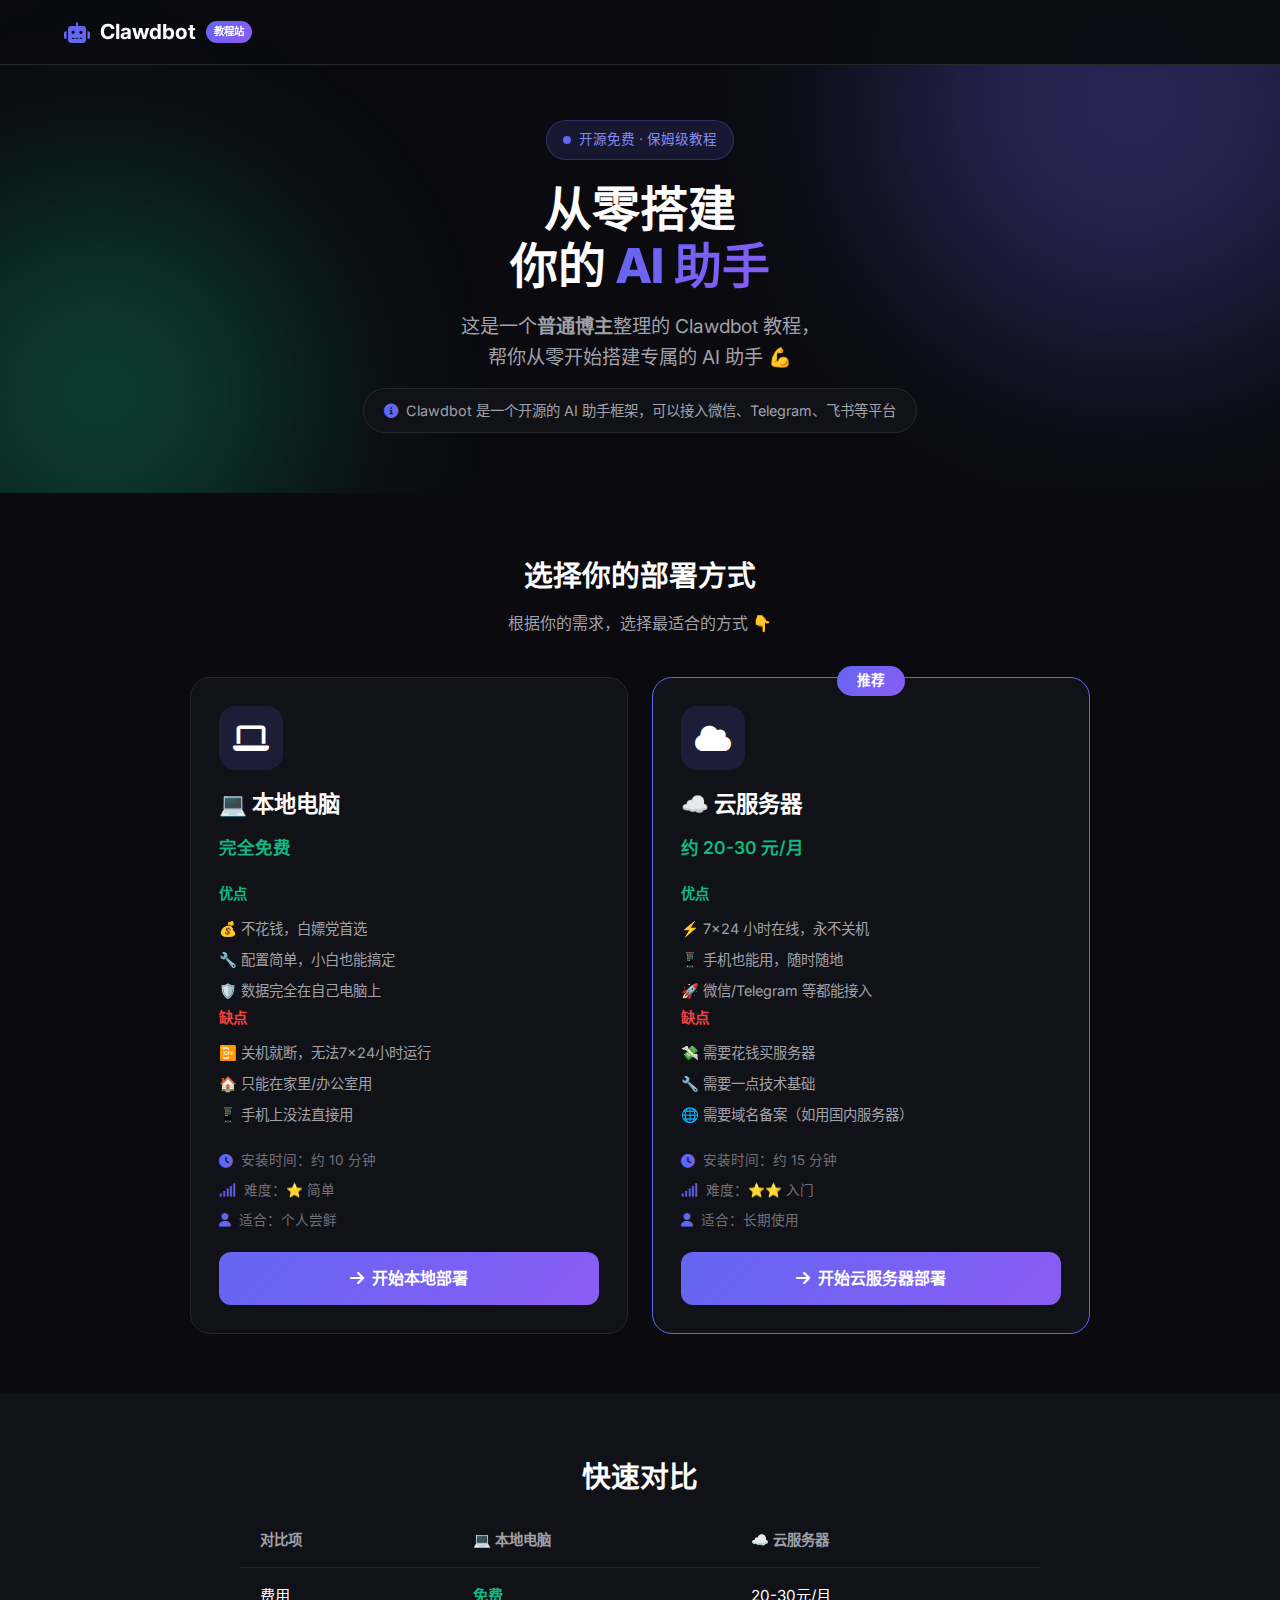
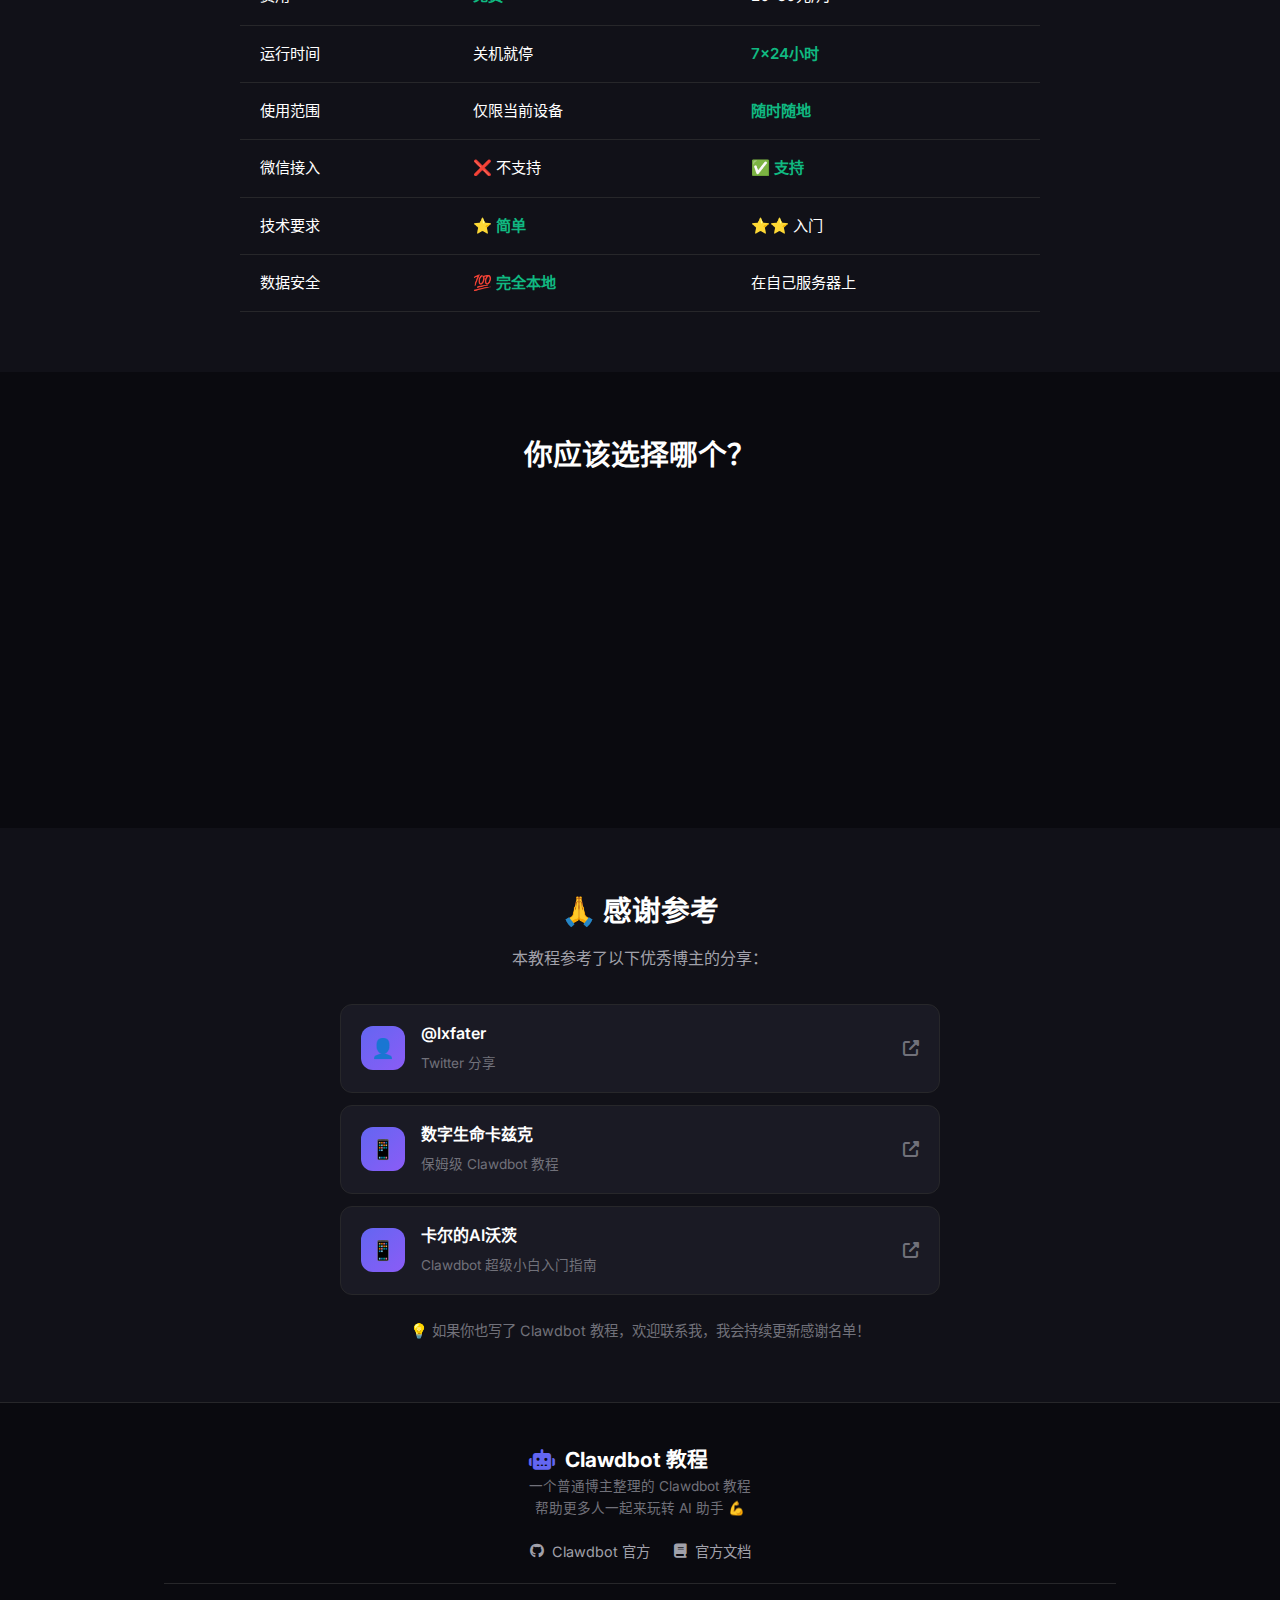
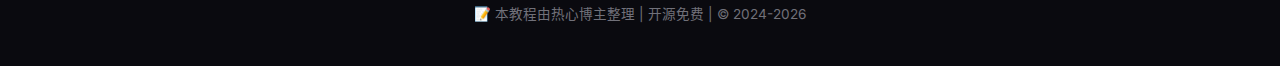
<file: index.html>
<!DOCTYPE html>
<html lang="zh-CN">
<head>
    <meta charset="UTF-8">
    <meta name="viewport" content="width=device-width, initial-scale=1.0">
    <title>Clawdbot 教程 - 从零搭建你的AI助手</title>
    <link rel="stylesheet" href="styles.css">
    <link href="https://fonts.googleapis.com/css2?family=Inter:wght@300;400;500;600;700;800&display=swap" rel="stylesheet">
    <link rel="stylesheet" href="https://cdnjs.cloudflare.com/ajax/libs/font-awesome/6.4.0/css/all.min.css">
</head>
<body>
    <!-- 导航栏 -->
    <nav class="navbar">
        <div class="nav-container">
            <a href="index.html" class="logo">
                <i class="fas fa-robot"></i>
                <span>Clawdbot</span>
                <span class="badge">教程站</span>
            </a>
        </div>
    </nav>

    <!-- Hero Section -->
    <section class="hero">
        <div class="hero-bg">
            <div class="gradient-orb orb-1"></div>
            <div class="gradient-orb orb-2"></div>
        </div>
        <div class="container">
            <div class="hero-content">
                <div class="hero-badge">
                    <span class="pulse"></span>
                    开源免费 · 保姆级教程
                </div>
                <h1>从零搭建<br>你的 <span class="gradient-text">AI 助手</span></h1>
                <p class="hero-subtitle">
                    这是一个<strong>普通博主</strong>整理的 Clawdbot 教程，<br>
                    帮你从零开始搭建专属的 AI 助手 💪
                </p>
                <p class="hero-note">
                    <i class="fas fa-info-circle"></i>
                    Clawdbot 是一个开源的 AI 助手框架，可以接入微信、Telegram、飞书等平台
                </p>
            </div>
        </div>
    </section>

    <!-- 选择部署方式 -->
    <section class="selection">
        <div class="container">
            <h2 class="section-title">选择你的部署方式</h2>
            <p class="section-subtitle">根据你的需求，选择最适合的方式 👇</p>

            <div class="options">
                <!-- 本地电脑 -->
                <div class="option-card">
                    <div class="option-icon">
                        <i class="fas fa-laptop"></i>
                    </div>
                    <h3>💻 本地电脑</h3>
                    <div class="price-tag">
                        <span class="price">完全免费</span>
                    </div>
                    
                    <div class="pros-cons">
                        <div class="pros">
                            <h4>优点</h4>
                            <ul>
                                <li>💰 不花钱，白嫖党首选</li>
                                <li>🔧 配置简单，小白也能搞定</li>
                                <li>🛡️ 数据完全在自己电脑上</li>
                            </ul>
                        </div>
                        <div class="cons">
                            <h4>缺点</h4>
                            <ul>
                                <li>📴 关机就断，无法7×24小时运行</li>
                                <li>🏠 只能在家里/办公室用</li>
                                <li>📱 手机上没法直接用</li>
                            </ul>
                        </div>
                    </div>

                    <div class="meta-info">
                        <div class="meta-item">
                            <i class="fas fa-clock"></i>
                            <span>安装时间：约 10 分钟</span>
                        </div>
                        <div class="meta-item">
                            <i class="fas fa-signal"></i>
                            <span>难度：⭐ 简单</span>
                        </div>
                        <div class="meta-item">
                            <i class="fas fa-user"></i>
                            <span>适合：个人尝鲜</span>
                        </div>
                    </div>

                    <a href="pages/local.html" class="btn btn-primary btn-block">
                        <i class="fas fa-arrow-right"></i>
                        开始本地部署
                    </a>
                </div>

                <!-- 云服务器 -->
                <div class="option-card featured">
                    <div class="featured-badge">推荐</div>
                    <div class="option-icon">
                        <i class="fas fa-cloud"></i>
                    </div>
                    <h3>☁️ 云服务器</h3>
                    <div class="price-tag">
                        <span class="price">约 20-30 元/月</span>
                    </div>
                    
                    <div class="pros-cons">
                        <div class="pros">
                            <h4>优点</h4>
                            <ul>
                                <li>⚡ 7×24 小时在线，永不关机</li>
                                <li>📱 手机也能用，随时随地</li>
                                <li>🚀 微信/Telegram 等都能接入</li>
                            </ul>
                        </div>
                        <div class="cons">
                            <h4>缺点</h4>
                            <ul>
                                <li>💸 需要花钱买服务器</li>
                                <li>🔧 需要一点技术基础</li>
                                <li>🌐 需要域名备案（如用国内服务器）</li>
                            </ul>
                        </div>
                    </div>

                    <div class="meta-info">
                        <div class="meta-item">
                            <i class="fas fa-clock"></i>
                            <span>安装时间：约 15 分钟</span>
                        </div>
                        <div class="meta-item">
                            <i class="fas fa-signal"></i>
                            <span>难度：⭐⭐ 入门</span>
                        </div>
                        <div class="meta-item">
                            <i class="fas fa-user"></i>
                            <span>适合：长期使用</span>
                        </div>
                    </div>

                    <a href="pages/cloud.html" class="btn btn-primary btn-block">
                        <i class="fas fa-arrow-right"></i>
                        开始云服务器部署
                    </a>
                </div>
            </div>
        </div>
    </section>

    <!-- 快速对比 -->
    <section class="comparison">
        <div class="container">
            <h2 class="section-title">快速对比</h2>
            
            <table class="compare-table">
                <thead>
                    <tr>
                        <th>对比项</th>
                        <th>💻 本地电脑</th>
                        <th>☁️ 云服务器</th>
                    </tr>
                </thead>
                <tbody>
                    <tr>
                        <td>费用</td>
                        <td class="highlight">免费</td>
                        <td>20-30元/月</td>
                    </tr>
                    <tr>
                        <td>运行时间</td>
                        <td>关机就停</td>
                        <td class="highlight">7×24小时</td>
                    </tr>
                    <tr>
                        <td>使用范围</td>
                        <td>仅限当前设备</td>
                        <td class="highlight">随时随地</td>
                    </tr>
                    <tr>
                        <td>微信接入</td>
                        <td>❌ 不支持</td>
                        <td class="highlight">✅ 支持</td>
                    </tr>
                    <tr>
                        <td>技术要求</td>
                        <td class="highlight">⭐ 简单</td>
                        <td>⭐⭐ 入门</td>
                    </tr>
                    <tr>
                        <td>数据安全</td>
                        <td class="highlight">💯 完全本地</td>
                        <td>在自己服务器上</td>
                    </tr>
                </tbody>
            </table>
        </div>
    </section>

    <!-- 推荐人群 -->
    <section class="recommendation">
        <div class="container">
            <h2 class="section-title">你应该选择哪个？</h2>
            
            <div class="rec-cards">
                <div class="rec-card">
                    <div class="rec-icon">🎯</div>
                    <h4>选本地电脑，如果：</h4>
                    <ul>
                        <li>只是想尝鲜体验一下</li>
                        <li>预算为 0</li>
                        <li>不需要 7×24 小时运行</li>
                        <li>技术基础较弱</li>
                    </ul>
                </div>
                
                <div class="rec-card recommended">
                    <div class="rec-icon">🚀</div>
                    <h4>选云服务器，如果：</h4>
                    <ul>
                        <li>想要长期稳定使用</li>
                        <li>需要用微信/Telegram 接入</li>
                        <li>想要随时随地访问</li>
                        <li>愿意花一点钱（约 20-30元/月）</li>
                    </ul>
                </div>
            </div>
        </div>
    </section>

    <!-- 致谢 -->
    <section class="credits">
        <div class="container">
            <h2 class="section-title">🙏 感谢参考</h2>
            <p class="credits-desc">本教程参考了以下优秀博主的分享：</p>
            
            <div class="credits-list">
                <a href="https://x.com/lxfater/status/2015949596544110974" target="_blank" class="credit-item">
                    <div class="credit-avatar">👤</div>
                    <div class="credit-info">
                        <span class="credit-name">@lxfater</span>
                        <span class="credit-desc">Twitter 分享</span>
                    </div>
                    <i class="fas fa-external-link-alt"></i>
                </a>

                <a href="https://mp.weixin.qq.com/s/gRCZdwyK3xoD3VLrvxdDjQ" target="_blank" class="credit-item">
                    <div class="credit-avatar">📱</div>
                    <div class="credit-info">
                        <span class="credit-name">数字生命卡兹克</span>
                        <span class="credit-desc">保姆级 Clawdbot 教程</span>
                    </div>
                    <i class="fas fa-external-link-alt"></i>
                </a>

                <a href="https://mp.weixin.qq.com/s/4-xit1hBs42CQEzJZmxsVw" target="_blank" class="credit-item">
                    <div class="credit-avatar">📱</div>
                    <div class="credit-info">
                        <span class="credit-name">卡尔的AI沃茨</span>
                        <span class="credit-desc">Clawdbot 超级小白入门指南</span>
                    </div>
                    <i class="fas fa-external-link-alt"></i>
                </a>
            </div>

            <p class="credits-note">
                💡 如果你也写了 Clawdbot 教程，欢迎联系我，我会持续更新感谢名单！
            </p>
        </div>
    </section>

    <!-- Footer -->
    <footer class="footer">
        <div class="container">
            <div class="footer-content">
                <div class="footer-brand">
                    <div class="logo">
                        <i class="fas fa-robot"></i>
                        <span>Clawdbot 教程</span>
                    </div>
                    <p>一个普通博主整理的 Clawdbot 教程<br>帮助更多人一起来玩转 AI 助手 💪</p>
                </div>
                <div class="footer-links">
                    <a href="https://github.com/clawdbot/clawdbot" target="_blank">
                        <i class="fab fa-github"></i> Clawdbot 官方
                    </a>
                    <a href="https://docs.clawd.bot" target="_blank">
                        <i class="fas fa-book"></i> 官方文档
                    </a>
                </div>
            </div>
            <div class="footer-bottom">
                <p>📝 本教程由热心博主整理 | 开源免费 | © 2024-2026</p>
            </div>
        </div>
    </footer>

    <script src="script.js"></script>
</body>
</html>
</file>
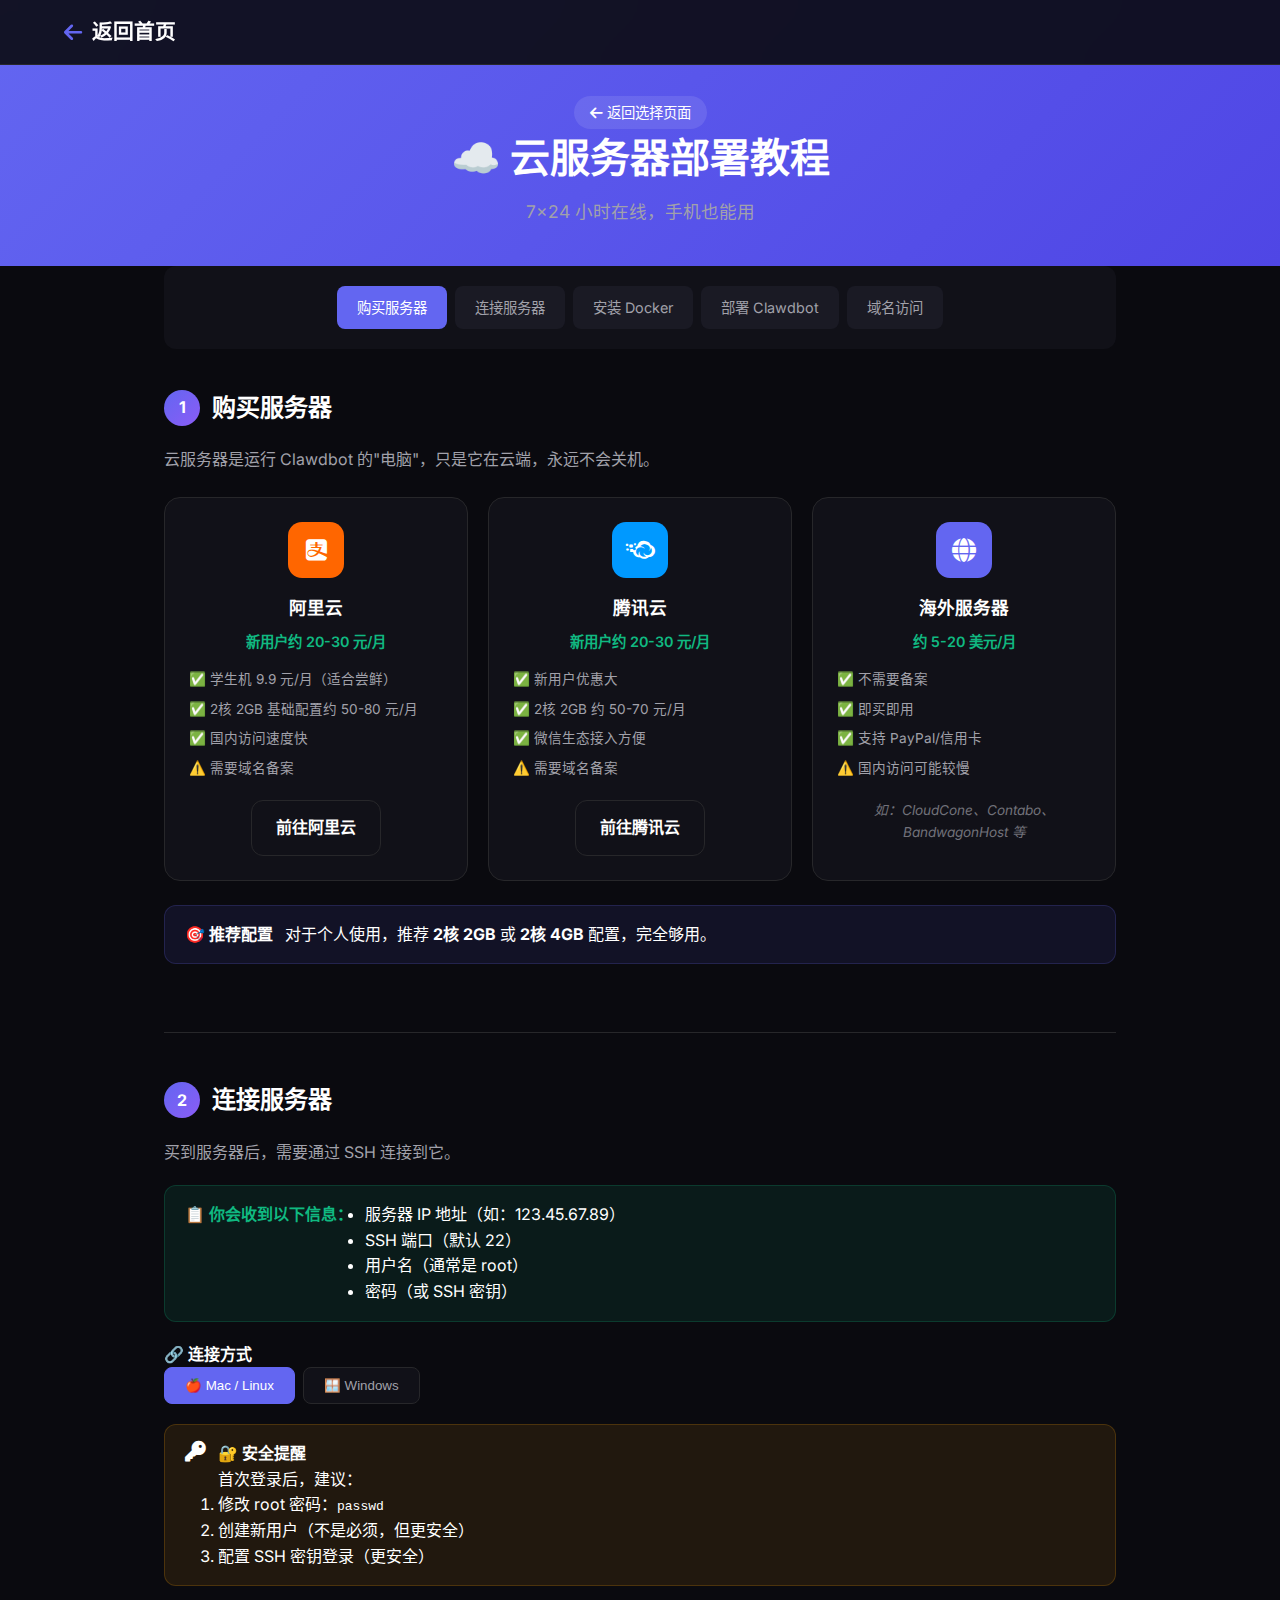
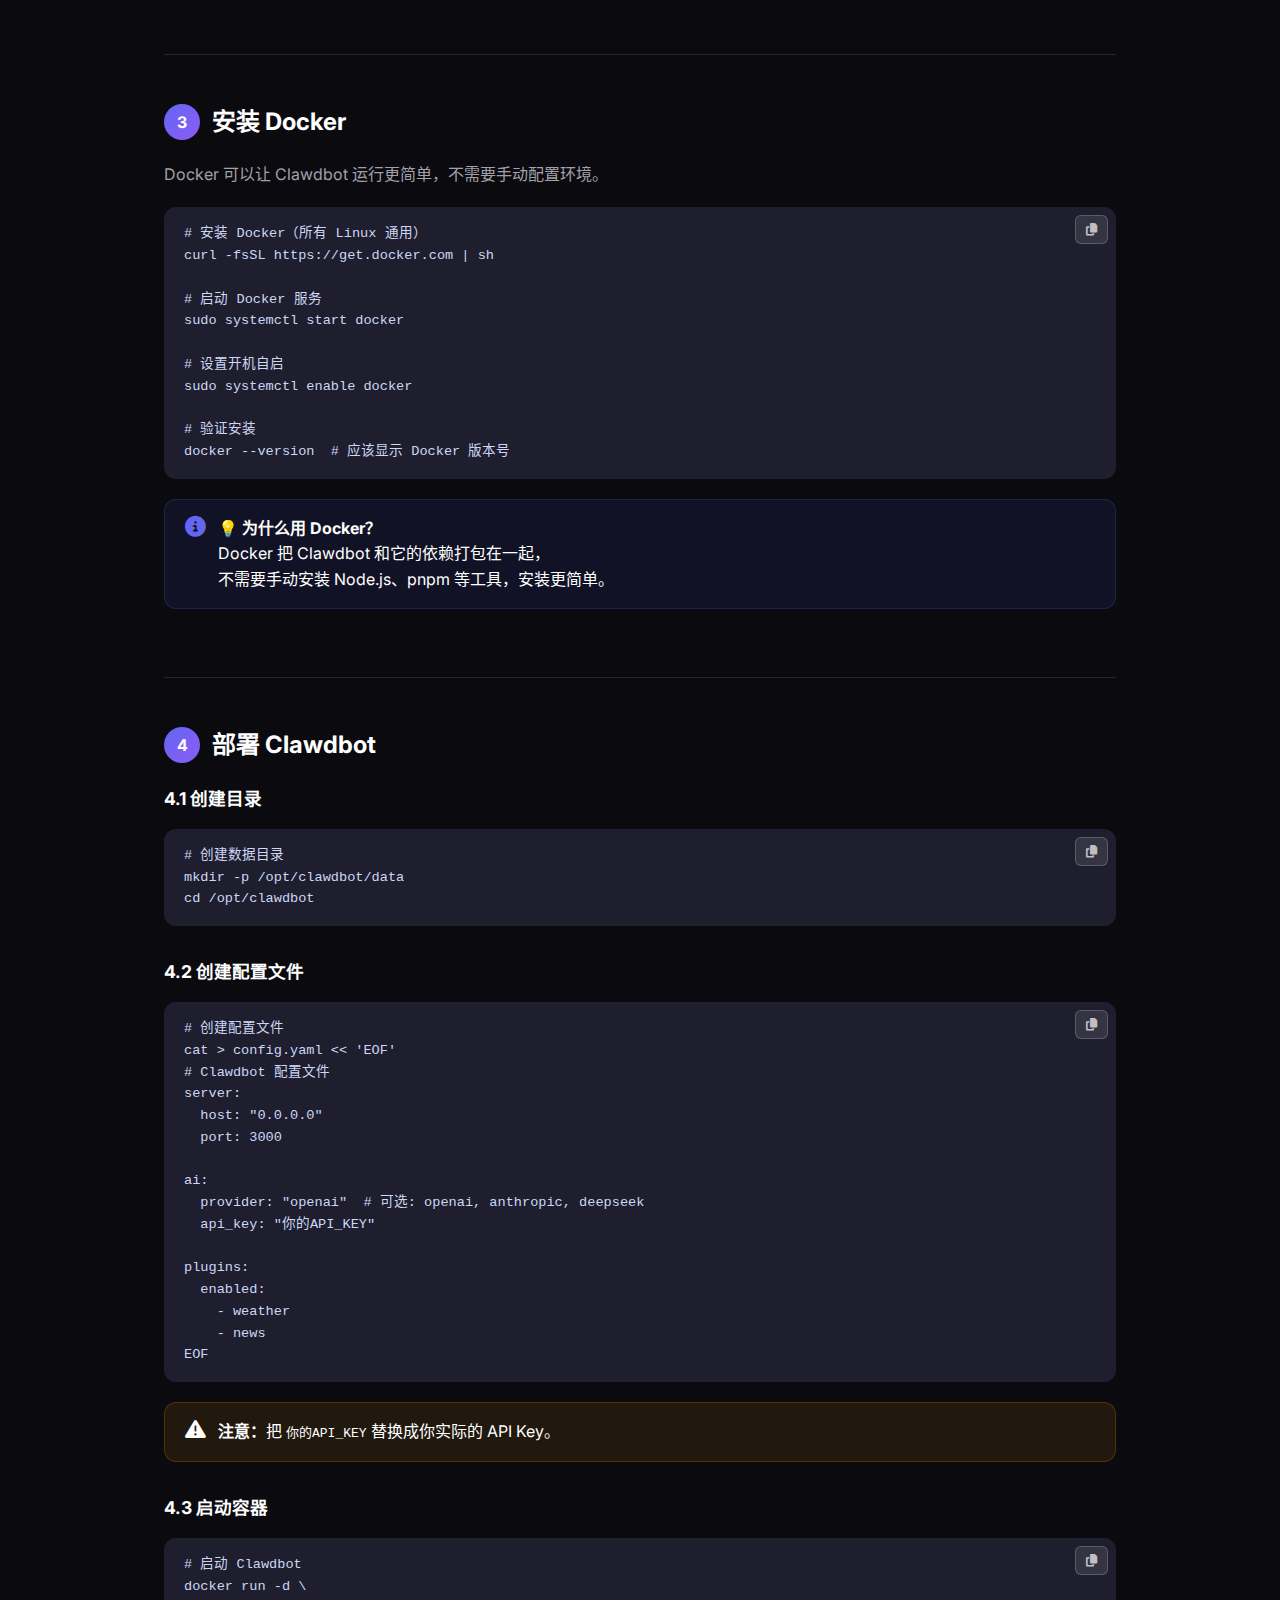
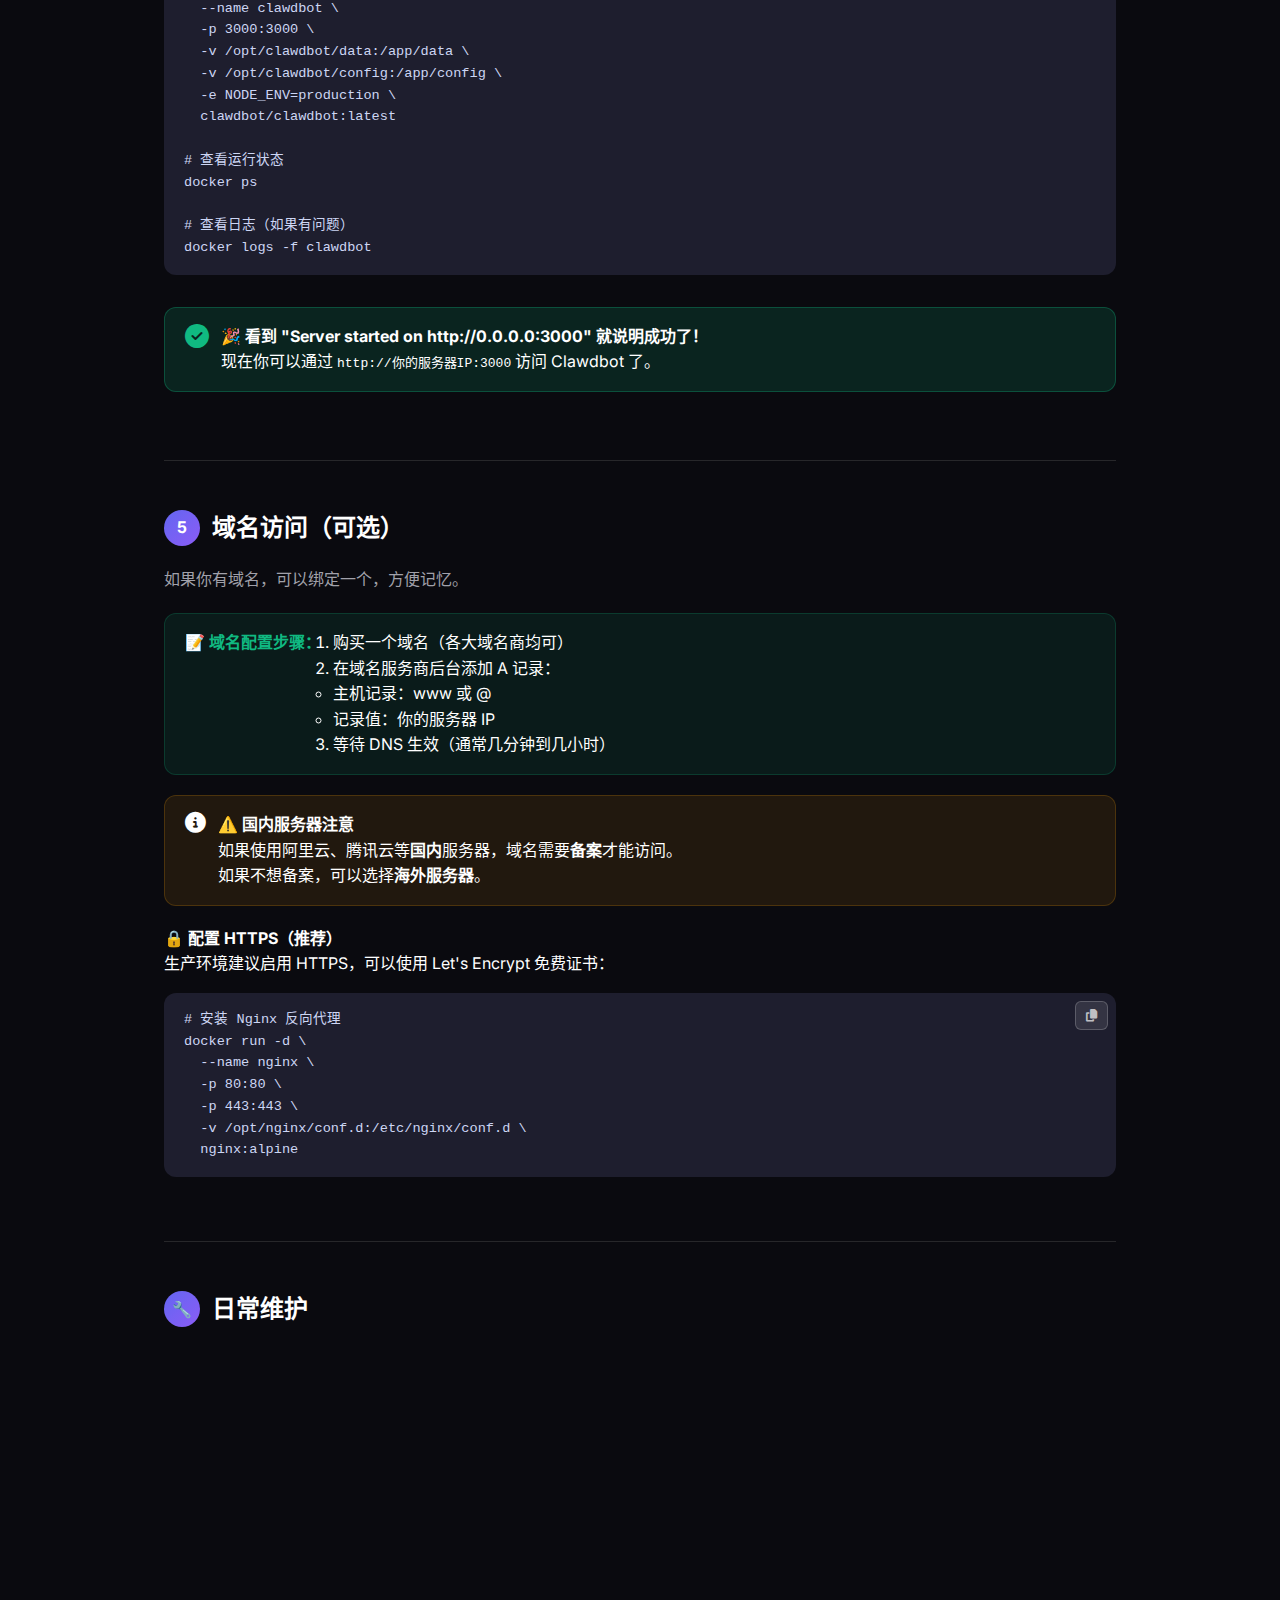
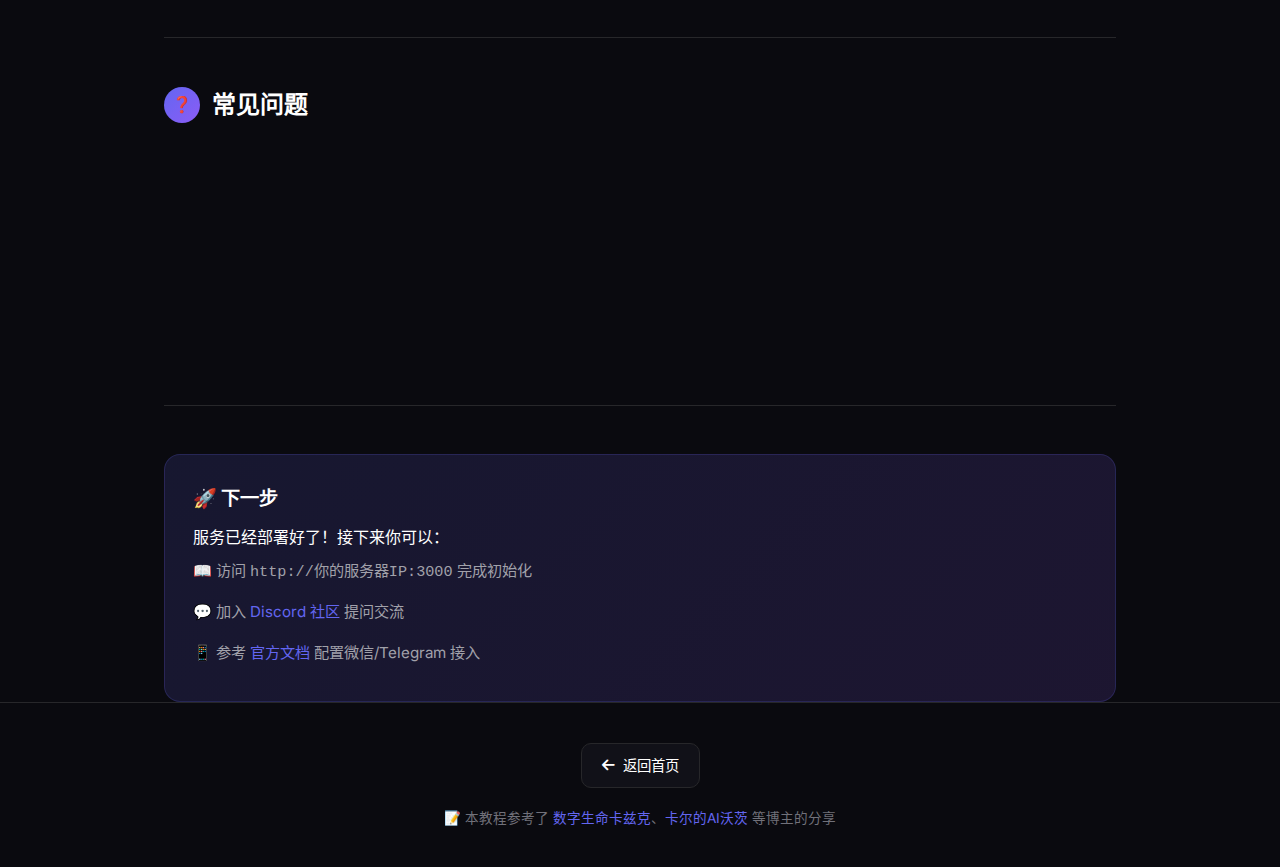
<file: pages/cloud.html>
<!DOCTYPE html>
<html lang="zh-CN">
<head>
    <meta charset="UTF-8">
    <meta name="viewport" content="width=device-width, initial-scale=1.0">
    <title>云服务器部署教程 - Clawdbot 教程</title>
    <link rel="stylesheet" href="../styles.css">
    <link href="https://fonts.googleapis.com/css2?family=Inter:wght@300;400;500;600;700;800&display=swap" rel="stylesheet">
    <link rel="stylesheet" href="https://cdnjs.cloudflare.com/ajax/libs/font-awesome/6.4.0/css/all.min.css">
</head>
<body>
    <!-- 导航栏 -->
    <nav class="navbar">
        <div class="nav-container">
            <a href="../index.html" class="logo">
                <i class="fas fa-arrow-left"></i>
                <span>返回首页</span>
            </a>
        </div>
    </nav>

    <!-- Header -->
    <section class="page-header cloud-header">
        <div class="container">
            <a href="../index.html" class="back-link">
                <i class="fas fa-arrow-left"></i>
                返回选择页面
            </a>
            <h1>☁️ 云服务器部署教程</h1>
            <p class="subtitle">7×24 小时在线，手机也能用</p>
        </div>
    </section>

    <!-- 内容 -->
    <section class="tutorial">
        <div class="container">
            <!-- 步骤导航 -->
            <div class="step-nav">
                <a href="#step1" class="step-link active">购买服务器</a>
                <a href="#step2" class="step-link">连接服务器</a>
                <a href="#step3" class="step-link">安装 Docker</a>
                <a href="#step4" class="step-link">部署 Clawdbot</a>
                <a href="#step5" class="step-link">域名访问</a>
            </div>

            <!-- Step 1: 购买服务器 -->
            <div id="step1" class="tutorial-section">
                <h2><span class="step-num">1</span> 购买服务器</h2>
                <p class="section-desc">云服务器是运行 Clawdbot 的"电脑"，只是它在云端，永远不会关机。</p>

                <div class="cloud-options">
                    <div class="cloud-card">
                        <div class="cloud-logo aliyun">
                            <i class="fab fa-alipay"></i>
                        </div>
                        <h4>阿里云</h4>
                        <p class="price">新用户约 20-30 元/月</p>
                        <ul>
                            <li>✅ 学生机 9.9 元/月（适合尝鲜）</li>
                            <li>✅ 2核 2GB 基础配置约 50-80 元/月</li>
                            <li>✅ 国内访问速度快</li>
                            <li>⚠️ 需要域名备案</li>
                        </ul>
                        <a href="https://www.aliyun.com" target="_blank" class="btn btn-outline">前往阿里云</a>
                    </div>

                    <div class="cloud-card">
                        <div class="cloud-logo tencent">
                            <i class="fab fa-cloudversify"></i>
                        </div>
                        <h4>腾讯云</h4>
                        <p class="price">新用户约 20-30 元/月</p>
                        <ul>
                            <li>✅ 新用户优惠大</li>
                            <li>✅ 2核 2GB 约 50-70 元/月</li>
                            <li>✅ 微信生态接入方便</li>
                            <li>⚠️ 需要域名备案</li>
                        </ul>
                        <a href="https://cloud.tencent.com" target="_blank" class="btn btn-outline">前往腾讯云</a>
                    </div>

                    <div class="cloud-card">
                        <div class="cloud-logo foreign">
                            <i class="fas fa-globe"></i>
                        </div>
                        <h4>海外服务器</h4>
                        <p class="price">约 5-20 美元/月</p>
                        <ul>
                            <li>✅ 不需要备案</li>
                            <li>✅ 即买即用</li>
                            <li>✅ 支持 PayPal/信用卡</li>
                            <li>⚠️ 国内访问可能较慢</li>
                        </ul>
                        <p class="examples">如：CloudCone、Contabo、BandwagonHost 等</p>
                    </div>
                </div>

                <div class="recommendation-box">
                    <h4>🎯 推荐配置</h4>
                    <p>对于个人使用，推荐 <strong>2核 2GB</strong> 或 <strong>2核 4GB</strong> 配置，完全够用。</p>
                </div>
            </div>

            <!-- Step 2: 连接服务器 -->
            <div id="step2" class="tutorial-section">
                <h2><span class="step-num">2</span> 连接服务器</h2>
                <p class="section-desc">买到服务器后，需要通过 SSH 连接到它。</p>

                <div class="info-box">
                    <h4>📋 你会收到以下信息：</h4>
                    <ul>
                        <li>服务器 IP 地址（如：123.45.67.89）</li>
                        <li>SSH 端口（默认 22）</li>
                        <li>用户名（通常是 root）</li>
                        <li>密码（或 SSH 密钥）</li>
                    </ul>
                </div>

                <h4>🔗 连接方式</h4>
                <div class="os-tabs">
                    <button class="os-btn active" data-os="macssh">🍎 Mac / Linux</button>
                    <button class="os-btn" data-os="windowsssh">🪟 Windows</button>
                </div>

                <div class="os-content">
                    <div class="os-panel active" id="macssh">
                        <div class="code-block">
                            <pre><code># 打开终端，输入以下命令
ssh root@你的服务器IP

# 第一次连接会提示，输入 yes
# 然后输入密码（输入时不可见，输入完成后按回车）</code></pre>
                        </div>
                    </div>

                    <div class="os-panel" id="windowsssh">
                        <p>Windows 用户推荐使用 <strong>PowerShell</strong> 或 <strong>Windows Terminal</strong>：</p>
                        <div class="code-block">
                            <pre><code># 或使用 Xshell、PuTTY 等工具
ssh root@你的服务器IP</code></pre>
                        </div>
                        <p class="tip">💡 推荐下载 <a href="https://windowsterminal.dev" target="_blank">Windows Terminal</a>，体验更好。</p>
                    </div>
                </div>

                <div class="warning-box">
                    <i class="fas fa-key"></i>
                    <div>
                        <strong>🔐 安全提醒</strong>
                        <p>首次登录后，建议：</p>
                        <ol>
                            <li>修改 root 密码：<code>passwd</code></li>
                            <li>创建新用户（不是必须，但更安全）</li>
                            <li>配置 SSH 密钥登录（更安全）</li>
                        </ol>
                    </div>
                </div>
            </div>

            <!-- Step 3: 安装 Docker -->
            <div id="step3" class="tutorial-section">
                <h2><span class="step-num">3</span> 安装 Docker</h2>
                <p class="section-desc">Docker 可以让 Clawdbot 运行更简单，不需要手动配置环境。</p>

                <div class="code-block">
                    <pre><code># 安装 Docker（所有 Linux 通用）
curl -fsSL https://get.docker.com | sh

# 启动 Docker 服务
sudo systemctl start docker

# 设置开机自启
sudo systemctl enable docker

# 验证安装
docker --version  # 应该显示 Docker 版本号</code></pre>
                </div>

                <div class="tip-box">
                    <i class="fas fa-info-circle"></i>
                    <div>
                        <strong>💡 为什么用 Docker？</strong>
                        <p>Docker 把 Clawdbot 和它的依赖打包在一起，<br>不需要手动安装 Node.js、pnpm 等工具，安装更简单。</p>
                    </div>
                </div>
            </div>

            <!-- Step 4: 部署 Clawdbot -->
            <div id="step4" class="tutorial-section">
                <h2><span class="step-num">4</span> 部署 Clawdbot</h2>

                <div class="step-sub">
                    <h4>4.1 创建目录</h4>
                    <div class="code-block">
                        <pre><code># 创建数据目录
mkdir -p /opt/clawdbot/data
cd /opt/clawdbot</code></pre>
                    </div>
                </div>

                <div class="step-sub">
                    <h4>4.2 创建配置文件</h4>
                    <div class="code-block">
                        <pre><code># 创建配置文件
cat > config.yaml << 'EOF'
# Clawdbot 配置文件
server:
  host: "0.0.0.0"
  port: 3000

ai:
  provider: "openai"  # 可选: openai, anthropic, deepseek
  api_key: "你的API_KEY"

plugins:
  enabled:
    - weather
    - news
EOF</code></pre>
                    </div>
                    <div class="warning-box">
                        <i class="fas fa-exclamation-triangle"></i>
                        <p><strong>注意：</strong>把 <code>你的API_KEY</code> 替换成你实际的 API Key。</p>
                    </div>
                </div>

                <div class="step-sub">
                    <h4>4.3 启动容器</h4>
                    <div class="code-block">
                        <pre><code># 启动 Clawdbot
docker run -d \
  --name clawdbot \
  -p 3000:3000 \
  -v /opt/clawdbot/data:/app/data \
  -v /opt/clawdbot/config:/app/config \
  -e NODE_ENV=production \
  clawdbot/clawdbot:latest

# 查看运行状态
docker ps

# 查看日志（如果有问题）
docker logs -f clawdbot</code></pre>
                    </div>
                </div>

                <div class="success-box">
                    <i class="fas fa-check-circle"></i>
                    <div>
                        <strong>🎉 看到 "Server started on http://0.0.0.0:3000" 就说明成功了！</strong>
                        <p>现在你可以通过 <code>http://你的服务器IP:3000</code> 访问 Clawdbot 了。</p>
                    </div>
                </div>
            </div>

            <!-- Step 5: 域名访问（可选） -->
            <div id="step5" class="tutorial-section">
                <h2><span class="step-num">5</span> 域名访问（可选）</h2>
                <p class="section-desc">如果你有域名，可以绑定一个，方便记忆。</p>

                <div class="info-box">
                    <h4>📝 域名配置步骤：</h4>
                    <ol>
                        <li>购买一个域名（各大域名商均可）</li>
                        <li>在域名服务商后台添加 A 记录：
                            <ul>
                                <li>主机记录：www 或 @</li>
                                <li>记录值：你的服务器 IP</li>
                            </ul>
                        </li>
                        <li>等待 DNS 生效（通常几分钟到几小时）</li>
                    </ol>
                </div>

                <div class="warning-box">
                    <i class="fas fa-info-circle"></i>
                    <div>
                        <strong>⚠️ 国内服务器注意</strong>
                        <p>如果使用阿里云、腾讯云等<strong>国内</strong>服务器，域名需要<strong>备案</strong>才能访问。</p>
                        <p>如果不想备案，可以选择<strong>海外服务器</strong>。</p>
                    </div>
                </div>

                <h4>🔒 配置 HTTPS（推荐）</h4>
                <p>生产环境建议启用 HTTPS，可以使用 Let's Encrypt 免费证书：</p>
                <div class="code-block">
                    <pre><code># 安装 Nginx 反向代理
docker run -d \
  --name nginx \
  -p 80:80 \
  -p 443:443 \
  -v /opt/nginx/conf.d:/etc/nginx/conf.d \
  nginx:alpine</code></pre>
                </div>
            </div>

            <!-- 维护 -->
            <div id="maintain" class="tutorial-section">
                <h2><span class="step-num">🔧</span> 日常维护</h2>

                <div class="maintain-grid">
                    <div class="maintain-card">
                        <h4>🔄 更新版本</h4>
                        <div class="code-block">
                            <pre><code># 拉取最新镜像
docker pull clawdbot/clawdbot:latest

# 重启容器
docker restart clawdbot</code></pre>
                        </div>
                    </div>

                    <div class="maintain-card">
                        <h4>📊 查看日志</h4>
                        <div class="code-block">
                            <pre><code># 实时日志
docker logs -f clawdbot

# 最近 100 行日志
docker logs --tail 100 clawdbot</code></pre>
                        </div>
                    </div>

                    <div class="maintain-card">
                        <h4>⏹️ 停止服务</h4>
                        <div class="code-block">
                            <pre><code># 停止
docker stop clawdbot

# 删除容器（不会删除数据）
docker rm clawdbot</code></pre>
                        </div>
                    </div>
                </div>
            </div>

            <!-- 常见问题 -->
            <div id="faq" class="tutorial-section">
                <h2><span class="step-num">❓</span> 常见问题</h2>

                <div class="faq-grid">
                    <div class="faq-item">
                        <h4>端口 3000 访问不了？</h4>
                        <p>检查安全组/防火墙是否开放 3000 端口。</p>
                    </div>

                    <div class="faq-item">
                        <h4>Docker 安装失败？</h4>
                        <p>检查系统版本，Docker 需要 Linux Kernel 3.10+。</p>
                    </div>

                    <div class="faq-item">
                        <h4>域名不生效？</h4>
                        <p>检查 DNS 记录是否正确，用 <code>ping 你的域名</code> 测试。</p>
                    </div>

                    <div class="faq-item">
                        <h4>怎么备份数据？</h4>
                        <p>定期备份 <code>/opt/clawdbot/data</code> 目录即可。</p>
                    </div>
                </div>
            </div>

            <!-- 下一步 -->
            <div class="next-steps">
                <h3>🚀 下一步</h3>
                <p>服务已经部署好了！接下来你可以：</p>
                <ul>
                    <li>📖 访问 <code>http://你的服务器IP:3000</code> 完成初始化</li>
                    <li>💬 加入 <a href="https://discord.gg/clawd" target="_blank">Discord 社区</a> 提问交流</li>
                    <li>📱 参考 <a href="https://docs.clawd.bot" target="_blank">官方文档</a> 配置微信/Telegram 接入</li>
                </ul>
            </div>
        </div>
    </section>

    <!-- Footer -->
    <footer class="footer">
        <div class="container">
            <div class="footer-content">
                <a href="../index.html" class="back-to-home">
                    <i class="fas fa-arrow-left"></i>
                    返回首页
                </a>
                <div class="footer-brand">
                    <p>📝 本教程参考了 <a href="https://mp.weixin.qq.com/s/gRCZdwyK3xoD3VLrvxdDjQ" target="_blank">数字生命卡兹克</a>、<a href="https://mp.weixin.qq.com/s/4-xit1hBs42CQEzJZmxsVw" target="_blank">卡尔的AI沃茨</a> 等博主的分享</p>
                </div>
            </div>
        </div>
    </footer>

    <script src="../script.js"></script>
</body>
</html>
</file>
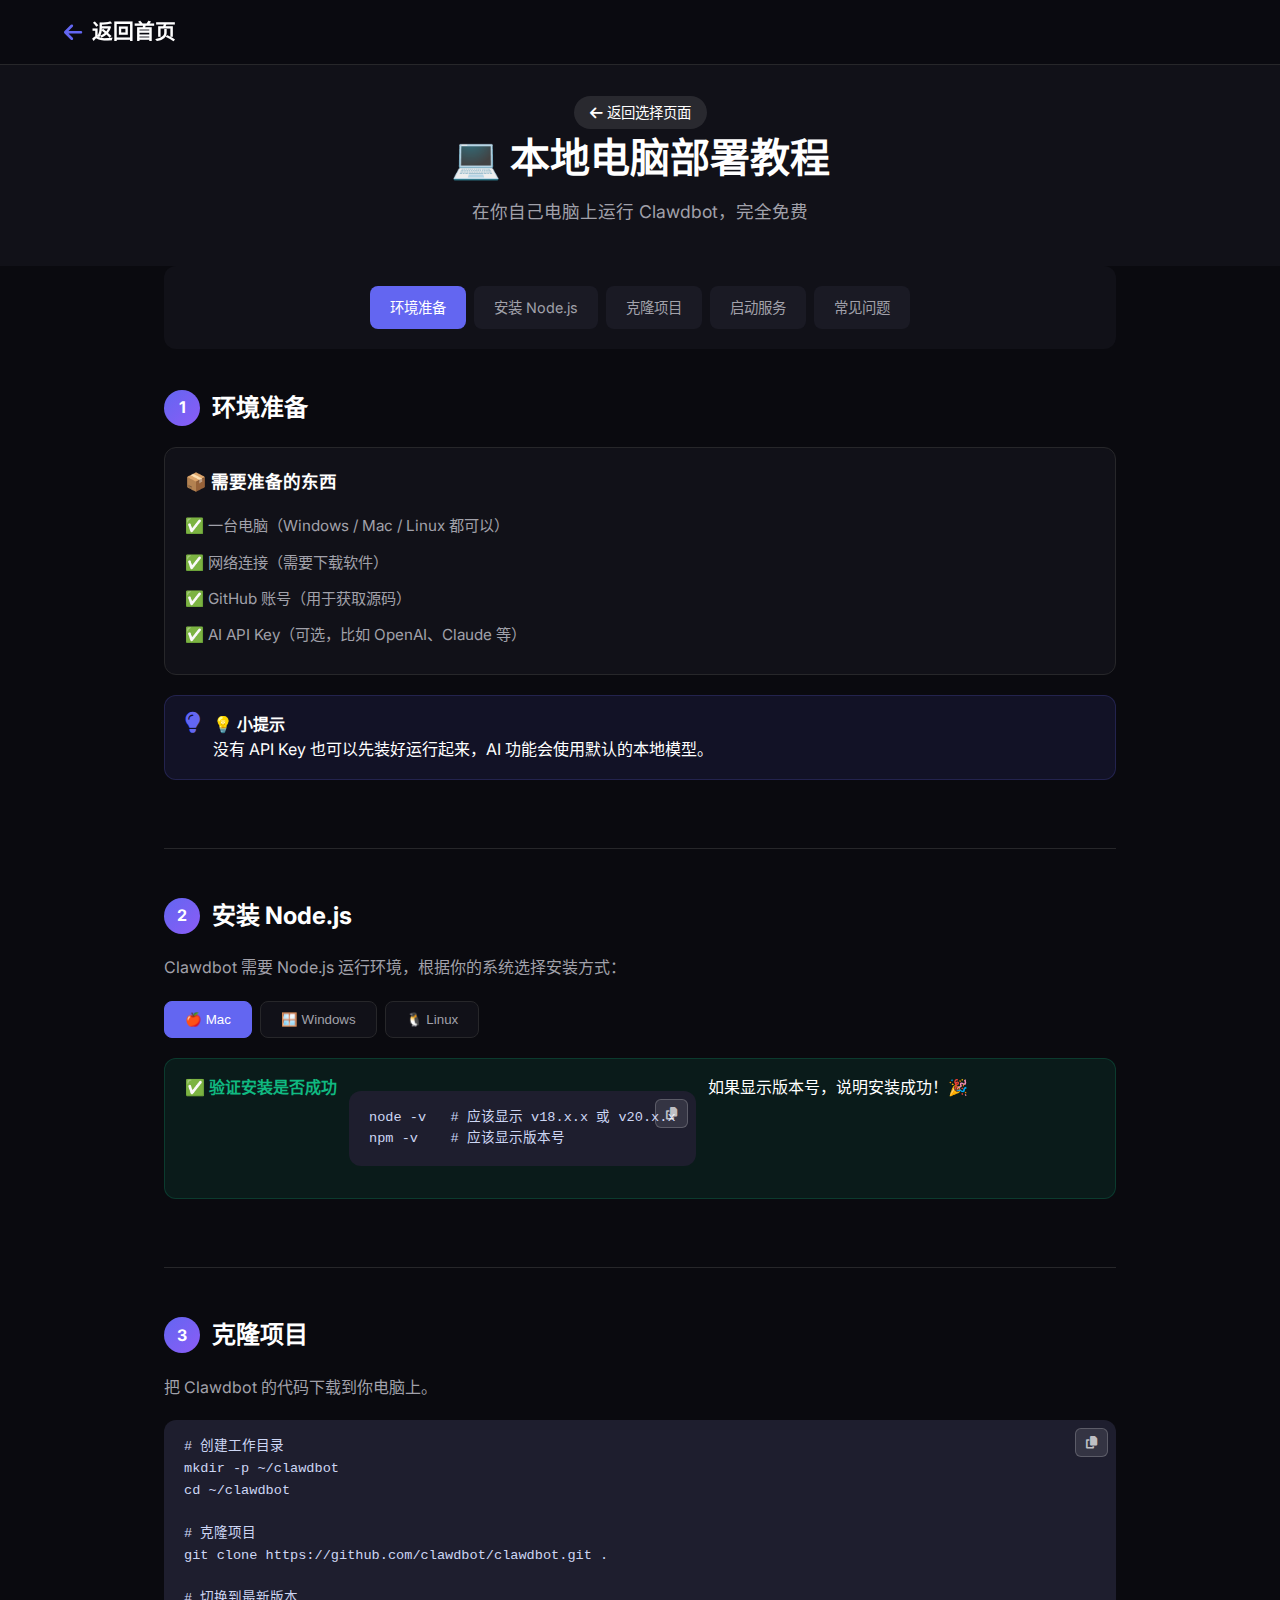
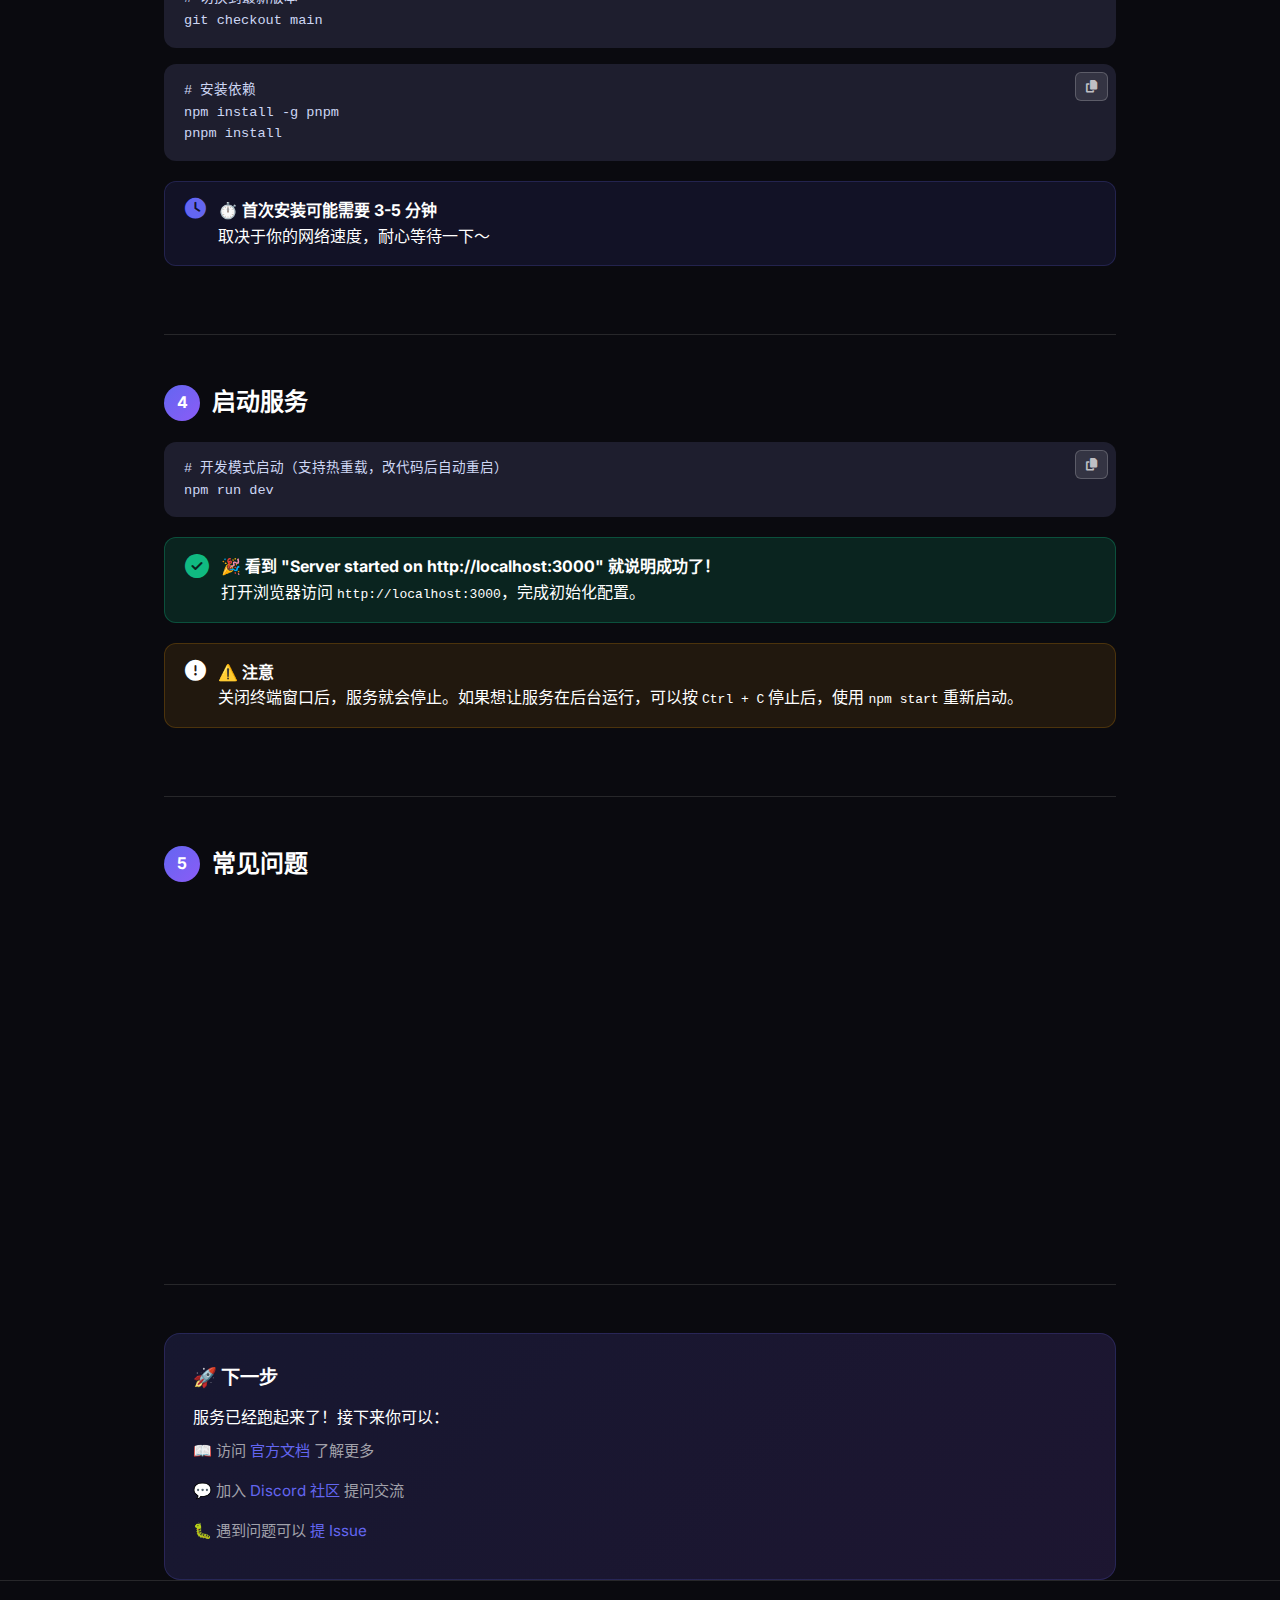
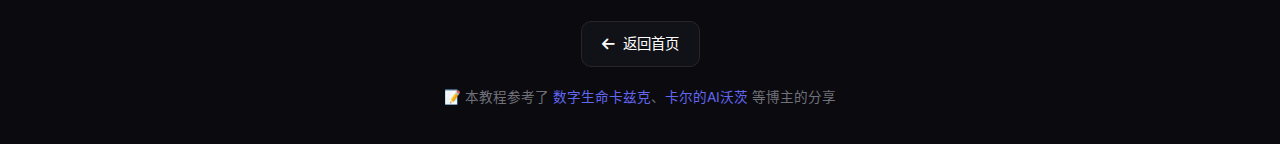
<file: pages/local.html>
<!DOCTYPE html>
<html lang="zh-CN">
<head>
    <meta charset="UTF-8">
    <meta name="viewport" content="width=device-width, initial-scale=1.0">
    <title>本地部署教程 - Clawdbot 教程</title>
    <link rel="stylesheet" href="../styles.css">
    <link href="https://fonts.googleapis.com/css2?family=Inter:wght@300;400;500;600;700;800&display=swap" rel="stylesheet">
    <link rel="stylesheet" href="https://cdnjs.cloudflare.com/ajax/libs/font-awesome/6.4.0/css/all.min.css">
</head>
<body>
    <!-- 导航栏 -->
    <nav class="navbar">
        <div class="nav-container">
            <a href="../index.html" class="logo">
                <i class="fas fa-arrow-left"></i>
                <span>返回首页</span>
            </a>
        </div>
    </nav>

    <!-- Header -->
    <section class="page-header">
        <div class="container">
            <a href="../index.html" class="back-link">
                <i class="fas fa-arrow-left"></i>
                返回选择页面
            </a>
            <h1>💻 本地电脑部署教程</h1>
            <p class="subtitle">在你自己电脑上运行 Clawdbot，完全免费</p>
        </div>
    </section>

    <!-- 内容 -->
    <section class="tutorial">
        <div class="container">
            <!-- 步骤导航 -->
            <div class="step-nav">
                <a href="#step1" class="step-link active">环境准备</a>
                <a href="#step2" class="step-link">安装 Node.js</a>
                <a href="#step3" class="step-link">克隆项目</a>
                <a href="#step4" class="step-link">启动服务</a>
                <a href="#step5" class="step-link">常见问题</a>
            </div>

            <!-- Step 1: 环境准备 -->
            <div id="step1" class="tutorial-section">
                <h2><span class="step-num">1</span> 环境准备</h2>
                
                <div class="prereq-box">
                    <h3>📦 需要准备的东西</h3>
                    <ul>
                        <li>✅ 一台电脑（Windows / Mac / Linux 都可以）</li>
                        <li>✅ 网络连接（需要下载软件）</li>
                        <li>✅ GitHub 账号（用于获取源码）</li>
                        <li>✅ AI API Key（可选，比如 OpenAI、Claude 等）</li>
                    </ul>
                </div>

                <div class="tip-box">
                    <i class="fas fa-lightbulb"></i>
                    <div>
                        <strong>💡 小提示</strong>
                        <p>没有 API Key 也可以先装好运行起来，AI 功能会使用默认的本地模型。</p>
                    </div>
                </div>
            </div>

            <!-- Step 2: 安装 Node.js -->
            <div id="step2" class="tutorial-section">
                <h2><span class="step-num">2</span> 安装 Node.js</h2>
                <p class="section-desc">Clawdbot 需要 Node.js 运行环境，根据你的系统选择安装方式：</p>

                <div class="os-tabs">
                    <button class="os-btn active" data-os="mac">🍎 Mac</button>
                    <button class="os-btn" data-os="windows">🪟 Windows</button>
                    <button class="os-btn" data-os="linux">🐧 Linux</button>
                </div>

                <div class="os-content">
                    <!-- Mac -->
                    <div class="os-panel active" id="mac">
                        <div class="install-method">
                            <h4>方式一：使用 Homebrew（推荐）</h4>
                            <div class="code-block">
                                <pre><code># 安装 Homebrew（如果没有）
/bin/bash -c "$(curl -fsSL https://raw.githubusercontent.com/Homebrew/install/HEAD/install.sh)"

# 安装 Node.js
brew install node</code></pre>
                            </div>
                        </div>

                        <div class="install-method">
                            <h4>方式二：直接下载安装包</h4>
                            <p>访问 <a href="https://nodejs.org" target="_blank">nodejs.org</a>，下载 LTS 版本安装包，一路 Next 即可。</p>
                        </div>
                    </div>

                    <!-- Windows -->
                    <div class="os-panel" id="windows">
                        <div class="install-method">
                            <h4>直接下载安装包（最简单）</h4>
                            <p>访问 <a href="https://nodejs.org" target="_blank">nodejs.org</a>，下载 LTS 版本安装包。</p>
                            <div class="warning-box">
                                <i class="fas fa-exclamation-triangle"></i>
                                <p>安装时记得勾选 <strong>"Add to PATH"</strong>，否则可能找不到命令。</p>
                            </div>
                        </div>
                    </div>

                    <!-- Linux -->
                    <div class="os-panel" id="linux">
                        <div class="install-method">
                            <h4>使用包管理器</h4>
                            <div class="code-block">
                                <pre><code># Ubuntu / Debian
sudo apt update
sudo apt install nodejs npm

# CentOS / RHEL
sudo yum install nodejs npm</code></pre>
                            </div>
                        </div>

                        <div class="install-method">
                            <h4>使用 nvm（推荐，管理多版本更方便）</h4>
                            <div class="code-block">
                                <pre><code># 安装 nvm
curl -o- https://raw.githubusercontent.com/nvm-sh/nvm/v0.39.0/install.sh | bash

# 重启终端，然后安装 Node.js LTS 版本
nvm install --lts</code></pre>
                            </div>
                        </div>
                    </div>
                </div>

                <div class="verify-box">
                    <h4>✅ 验证安装是否成功</h4>
                    <div class="code-block">
                        <pre><code>node -v   # 应该显示 v18.x.x 或 v20.x.x
npm -v    # 应该显示版本号</code></pre>
                    </div>
                    <p>如果显示版本号，说明安装成功！🎉</p>
                </div>
            </div>

            <!-- Step 3: 克隆项目 -->
            <div id="step3" class="tutorial-section">
                <h2><span class="step-num">3</span> 克隆项目</h2>
                <p class="section-desc">把 Clawdbot 的代码下载到你电脑上。</p>

                <div class="code-block">
                    <pre><code># 创建工作目录
mkdir -p ~/clawdbot
cd ~/clawdbot

# 克隆项目
git clone https://github.com/clawdbot/clawdbot.git .

# 切换到最新版本
git checkout main</code></pre>
                </div>

                <div class="code-block">
                    <pre><code># 安装依赖
npm install -g pnpm
pnpm install</code></pre>
                </div>

                <div class="tip-box">
                    <i class="fas fa-clock"></i>
                    <div>
                        <strong>⏱️ 首次安装可能需要 3-5 分钟</strong>
                        <p>取决于你的网络速度，耐心等待一下～</p>
                    </div>
                </div>
            </div>

            <!-- Step 4: 启动服务 -->
            <div id="step4" class="tutorial-section">
                <h2><span class="step-num">4</span> 启动服务</h2>

                <div class="code-block">
                    <pre><code># 开发模式启动（支持热重载，改代码后自动重启）
npm run dev</code></pre>
                </div>

                <div class="success-box">
                    <i class="fas fa-check-circle"></i>
                    <div>
                        <strong>🎉 看到 "Server started on http://localhost:3000" 就说明成功了！</strong>
                        <p>打开浏览器访问 <code>http://localhost:3000</code>，完成初始化配置。</p>
                    </div>
                </div>

                <div class="warning-box">
                    <i class="fas fa-exclamation-circle"></i>
                    <div>
                        <strong>⚠️ 注意</strong>
                        <p>关闭终端窗口后，服务就会停止。如果想让服务在后台运行，可以按 <code>Ctrl + C</code> 停止后，使用 <code>npm start</code> 重新启动。</p>
                    </div>
                </div>
            </div>

            <!-- Step 5: 常见问题 -->
            <div id="step5" class="tutorial-section">
                <h2><span class="step-num">5</span> 常见问题</h2>

                <div class="faq-grid">
                    <div class="faq-item">
                        <h4>❓ npm install 失败了怎么办？</h4>
                        <p>可能是网络问题，可以尝试：<br>
                        1. 重试一次<br>
                        2. 使用国内镜像源：<code>npm config set registry https://registry.npmmirror.com</code><br>
                        3. 或者直接用 <code>pnpm install</code>，通常更稳定</p>
                    </div>

                    <div class="faq-item">
                        <h4>❓ 端口被占用了怎么办？</h4>
                        <p>修改配置文件中的端口号，或者关闭占用端口的程序。</p>
                    </div>

                    <div class="faq-item">
                        <h4>❓ 怎么关闭服务？</h4>
                        <p>在终端按 <code>Ctrl + C</code> 即可停止服务。</p>
                    </div>

                    <div class="faq-item">
                        <h4>❓ 怎么更新到新版本？</h4>
                        <p>在项目目录下执行：<br><code>git pull && pnpm install && pnpm build</code></p>
                    </div>
                </div>
            </div>

            <!-- 下一步 -->
            <div class="next-steps">
                <h3>🚀 下一步</h3>
                <p>服务已经跑起来了！接下来你可以：</p>
                <ul>
                    <li>📖 访问 <a href="https://docs.clawd.bot" target="_blank">官方文档</a> 了解更多</li>
                    <li>💬 加入 <a href="https://discord.gg/clawd" target="_blank">Discord 社区</a> 提问交流</li>
                    <li>🐛 遇到问题可以 <a href="https://github.com/clawdbot/clawdbot/issues" target="_blank">提 Issue</a></li>
                </ul>
            </div>
        </div>
    </section>

    <!-- Footer -->
    <footer class="footer">
        <div class="container">
            <div class="footer-content">
                <a href="../index.html" class="back-to-home">
                    <i class="fas fa-arrow-left"></i>
                    返回首页
                </a>
                <div class="footer-brand">
                    <p>📝 本教程参考了 <a href="https://mp.weixin.qq.com/s/gRCZdwyK3xoD3VLrvxdDjQ" target="_blank">数字生命卡兹克</a>、<a href="https://mp.weixin.qq.com/s/4-xit1hBs42CQEzJZmxsVw" target="_blank">卡尔的AI沃茨</a> 等博主的分享</p>
                </div>
            </div>
        </div>
    </footer>

    <script src="../script.js"></script>
</body>
</html>
</file>
<file: styles.css>
/* ===== CSS Variables ===== */
:root {
    --primary: #6366f1;
    --primary-light: #818cf8;
    --primary-dark: #4f46e5;
    --secondary: #10b981;
    --background: #0a0a0f;
    --surface: #111118;
    --surface-light: #1a1a24;
    --surface-lighter: #252532;
    --text-primary: #ffffff;
    --text-secondary: #a1a1aa;
    --text-muted: #71717a;
    --border: #27272a;
    --gradient-1: linear-gradient(135deg, #6366f1 0%, #8b5cf6 100%);
    --shadow-sm: 0 1px 2px rgba(0,0,0,0.3);
    --shadow-md: 0 4px 6px rgba(0,0,0,0.4);
    --shadow-lg: 0 10px 15px rgba(0,0,0,0.5);
    --glow: 0 0 30px rgba(99, 102, 241, 0.3);
    --transition: all 0.3s cubic-bezier(0.4, 0, 0.2, 1);
}

/* ===== Reset & Base ===== */
*, *::before, *::after {
    margin: 0;
    padding: 0;
    box-sizing: border-box;
}

html {
    scroll-behavior: smooth;
}

body {
    font-family: 'Inter', -apple-system, BlinkMacSystemFont, 'Segoe UI', Roboto, sans-serif;
    background: var(--background);
    color: var(--text-primary);
    line-height: 1.6;
    overflow-x: hidden;
}

a {
    text-decoration: none;
    color: inherit;
}

.container {
    max-width: 1000px;
    margin: 0 auto;
    padding: 0 24px;
}

/* ===== Navbar ===== */
.navbar {
    position: fixed;
    top: 0;
    left: 0;
    right: 0;
    z-index: 1000;
    background: rgba(10, 10, 15, 0.9);
    backdrop-filter: blur(20px);
    border-bottom: 1px solid var(--border);
}

.nav-container {
    max-width: 1200px;
    margin: 0 auto;
    padding: 0 24px;
    display: flex;
    align-items: center;
    justify-content: space-between;
    height: 64px;
}

.logo {
    display: flex;
    align-items: center;
    gap: 10px;
    font-size: 1.3rem;
    font-weight: 700;
    color: var(--text-primary);
}

.logo i {
    color: var(--primary);
}

.logo .badge {
    font-size: 0.65rem;
    padding: 3px 8px;
    background: var(--gradient-1);
    border-radius: 20px;
    font-weight: 600;
}

/* ===== Hero Section ===== */
.hero {
    position: relative;
    padding: 120px 0 60px;
    overflow: hidden;
}

.hero-bg {
    position: absolute;
    inset: 0;
    overflow: hidden;
}

.gradient-orb {
    position: absolute;
    border-radius: 50%;
    filter: blur(100px);
    opacity: 0.3;
}

.orb-1 {
    width: 500px;
    height: 500px;
    background: var(--primary);
    top: -150px;
    right: -100px;
}

.orb-2 {
    width: 400px;
    height: 400px;
    background: var(--secondary);
    bottom: -100px;
    left: -100px;
}

.hero-content {
    position: relative;
    z-index: 1;
    text-align: center;
}

.hero-badge {
    display: inline-flex;
    align-items: center;
    gap: 8px;
    padding: 8px 16px;
    background: rgba(99, 102, 241, 0.15);
    border: 1px solid rgba(99, 102, 241, 0.3);
    border-radius: 30px;
    font-size: 0.85rem;
    color: var(--primary-light);
    margin-bottom: 20px;
}

.hero-badge .pulse {
    width: 8px;
    height: 8px;
    background: var(--primary);
    border-radius: 50%;
    animation: pulse 2s infinite;
}

@keyframes pulse {
    0%, 100% { opacity: 1; transform: scale(1); }
    50% { opacity: 0.5; transform: scale(1.2); }
}

.hero h1 {
    font-size: 3rem;
    font-weight: 800;
    line-height: 1.2;
    margin-bottom: 16px;
}

.gradient-text {
    background: var(--gradient-1);
    -webkit-background-clip: text;
    -webkit-text-fill-color: transparent;
    background-clip: text;
}

.hero-subtitle {
    font-size: 1.2rem;
    color: var(--text-secondary);
    margin-bottom: 16px;
}

.hero-note {
    display: inline-flex;
    align-items: center;
    gap: 8px;
    padding: 10px 20px;
    background: var(--surface);
    border: 1px solid var(--border);
    border-radius: 30px;
    font-size: 0.9rem;
    color: var(--text-secondary);
}

.hero-note i {
    color: var(--primary);
}

/* ===== Section Headers ===== */
.section-title {
    font-size: 1.8rem;
    font-weight: 700;
    text-align: center;
    margin-bottom: 12px;
}

.section-subtitle {
    text-align: center;
    color: var(--text-secondary);
    margin-bottom: 40px;
}

/* ===== Selection Section ===== */
.selection {
    padding: 60px 0;
}

.options {
    display: grid;
    grid-template-columns: repeat(2, 1fr);
    gap: 24px;
    max-width: 900px;
    margin: 0 auto;
}

.option-card {
    background: var(--surface);
    border: 1px solid var(--border);
    border-radius: 20px;
    padding: 28px;
    position: relative;
    transition: var(--transition);
}

.option-card:hover {
    transform: translateY(-4px);
    box-shadow: var(--glow);
}

.option-card.featured {
    border-color: var(--primary);
}

.featured-badge {
    position: absolute;
    top: -12px;
    left: 50%;
    transform: translateX(-50%);
    padding: 4px 20px;
    background: var(--gradient-1);
    border-radius: 20px;
    font-size: 0.85rem;
    font-weight: 600;
}

.option-icon {
    width: 64px;
    height: 64px;
    background: rgba(99, 102, 241, 0.15);
    border-radius: 16px;
    display: flex;
    align-items: center;
    justify-content: center;
    font-size: 1.8rem;
    margin-bottom: 16px;
}

.option-card h3 {
    font-size: 1.4rem;
    font-weight: 700;
    margin-bottom: 12px;
}

.price-tag {
    margin-bottom: 20px;
}

.price {
    font-size: 1.1rem;
    font-weight: 600;
    color: var(--secondary);
}

.pros-cons {
    margin-bottom: 20px;
}

.pros-cons h4 {
    font-size: 0.9rem;
    margin-bottom: 8px;
}

.pros-cons .pros h4 {
    color: var(--secondary);
}

.pros-cons .cons h4 {
    color: #ef4444;
}

.pros-cons ul {
    list-style: none;
}

.pros-cons li {
    font-size: 0.9rem;
    color: var(--text-secondary);
    padding: 4px 0;
}

.meta-info {
    display: flex;
    flex-direction: column;
    gap: 8px;
    margin-bottom: 20px;
}

.meta-item {
    display: flex;
    align-items: center;
    gap: 8px;
    font-size: 0.85rem;
    color: var(--text-muted);
}

.meta-item i {
    color: var(--primary);
}

.btn {
    display: inline-flex;
    align-items: center;
    justify-content: center;
    gap: 8px;
    padding: 14px 24px;
    font-size: 1rem;
    font-weight: 600;
    border-radius: 12px;
    border: none;
    cursor: pointer;
    transition: var(--transition);
}

.btn-primary {
    background: var(--gradient-1);
    color: white;
}

.btn-primary:hover {
    transform: translateY(-2px);
    box-shadow: var(--glow);
}

.btn-outline {
    background: transparent;
    border: 1px solid var(--border);
    color: var(--text-primary);
}

.btn-outline:hover {
    background: var(--surface-light);
}

.btn-block {
    width: 100%;
}

/* ===== Comparison Section ===== */
.comparison {
    padding: 60px 0;
    background: var(--surface);
}

.compare-table {
    width: 100%;
    max-width: 800px;
    margin: 0 auto;
    border-collapse: collapse;
}

.compare-table th,
.compare-table td {
    padding: 16px 20px;
    text-align: left;
    border-bottom: 1px solid var(--border);
}

.compare-table th {
    font-weight: 600;
    color: var(--text-secondary);
    font-size: 0.9rem;
}

.compare-table td {
    font-size: 0.95rem;
}

.compare-table td.highlight {
    color: var(--secondary);
    font-weight: 600;
}

/* ===== Recommendation Section ===== */
.recommendation {
    padding: 60px 0;
}

.rec-cards {
    display: grid;
    grid-template-columns: repeat(2, 1fr);
    gap: 24px;
    max-width: 800px;
    margin: 0 auto;
}

.rec-card {
    background: var(--surface);
    border: 1px solid var(--border);
    border-radius: 16px;
    padding: 24px;
}

.rec-card.recommended {
    border-color: var(--primary);
}

.rec-icon {
    font-size: 2rem;
    margin-bottom: 12px;
}

.rec-card h4 {
    font-size: 1.1rem;
    font-weight: 600;
    margin-bottom: 12px;
}

.rec-card ul {
    list-style: none;
}

.rec-card li {
    position: relative;
    padding-left: 20px;
    font-size: 0.9rem;
    color: var(--text-secondary);
    margin-bottom: 8px;
}

.rec-card li::before {
    content: '•';
    position: absolute;
    left: 0;
    color: var(--primary);
}

/* ===== Credits Section ===== */
.credits {
    padding: 60px 0;
    background: var(--surface);
}

.credits-desc {
    text-align: center;
    color: var(--text-secondary);
    margin-bottom: 32px;
}

.credits-list {
    display: flex;
    flex-direction: column;
    gap: 12px;
    max-width: 600px;
    margin: 0 auto;
}

.credit-item {
    display: flex;
    align-items: center;
    gap: 16px;
    padding: 16px 20px;
    background: var(--surface-light);
    border: 1px solid var(--border);
    border-radius: 12px;
    transition: var(--transition);
}

.credit-item:hover {
    border-color: var(--primary);
    transform: translateX(4px);
}

.credit-avatar {
    width: 44px;
    height: 44px;
    background: var(--gradient-1);
    border-radius: 12px;
    display: flex;
    align-items: center;
    justify-content: center;
    font-size: 1.2rem;
}

.credit-info {
    flex: 1;
}

.credit-name {
    display: block;
    font-weight: 600;
    margin-bottom: 4px;
}

.credit-desc {
    font-size: 0.85rem;
    color: var(--text-muted);
}

.credit-item > i {
    color: var(--text-muted);
}

.credits-note {
    text-align: center;
    margin-top: 24px;
    color: var(--text-muted);
    font-size: 0.9rem;
}

.credits-note a {
    color: var(--primary);
}

/* ===== Footer ===== */
.footer {
    padding: 40px 0;
    border-top: 1px solid var(--border);
}

.footer-content {
    display: flex;
    flex-direction: column;
    align-items: center;
    gap: 20px;
}

.back-to-home {
    display: inline-flex;
    align-items: center;
    gap: 8px;
    padding: 10px 20px;
    background: var(--surface);
    border: 1px solid var(--border);
    border-radius: 10px;
    font-size: 0.9rem;
    transition: var(--transition);
}

.back-to-home:hover {
    background: var(--surface-light);
}

.footer-brand {
    text-align: center;
}

.footer-brand p {
    font-size: 0.85rem;
    color: var(--text-muted);
}

.footer-brand a {
    color: var(--primary);
}

.footer-bottom {
    margin-top: 20px;
    padding-top: 20px;
    border-top: 1px solid var(--border);
    text-align: center;
}

.footer-bottom p {
    font-size: 0.85rem;
    color: var(--text-muted);
}

.footer-links {
    display: flex;
    gap: 24px;
}

.footer-links a {
    display: flex;
    align-items: center;
    gap: 8px;
    font-size: 0.9rem;
    color: var(--text-secondary);
    transition: var(--transition);
}

.footer-links a:hover {
    color: var(--primary);
}

/* ===== Tutorial Pages ===== */
.page-header {
    padding: 100px 0 40px;
    background: var(--surface);
    text-align: center;
}

.page-header.cloud-header {
    background: linear-gradient(135deg, var(--primary) 0%, #4f46e5 100%);
}

.back-link {
    display: align-items: center inline-flex;
   ;
    gap: 8px;
    padding: 8px 16px;
    background: rgba(255,255,255,0.1);
    border-radius: 20px;
    font-size: 0.9rem;
    margin-bottom: 24px;
    transition: var(--transition);
}

.back-link:hover {
    background: rgba(255,255,255,0.2);
}

.page-header h1 {
    font-size: 2.5rem;
    font-weight: 700;
    margin-bottom: 8px;
}

.page-header .subtitle {
    color: var(--text-secondary);
    font-size: 1.1rem;
}

/* Step Navigation */
.step-nav {
    display: flex;
    flex-wrap: wrap;
    gap: 8px;
    justify-content: center;
    margin-bottom: 40px;
    padding: 20px;
    background: var(--surface);
    border-radius: 12px;
}

.step-link {
    padding: 10px 20px;
    background: var(--surface-light);
    border-radius: 8px;
    font-size: 0.9rem;
    color: var(--text-secondary);
    transition: var(--transition);
}

.step-link:hover,
.step-link.active {
    background: var(--primary);
    color: white;
}

.tutorial-section {
    margin-bottom: 48px;
    padding-bottom: 48px;
    border-bottom: 1px solid var(--border);
}

.tutorial-section:last-child {
    border-bottom: none;
}

.tutorial-section h2 {
    display: flex;
    align-items: center;
    gap: 12px;
    font-size: 1.5rem;
    font-weight: 700;
    margin-bottom: 20px;
}

.step-num {
    width: 36px;
    height: 36px;
    background: var(--gradient-1);
    border-radius: 50%;
    display: flex;
    align-items: center;
    justify-content: center;
    font-size: 1rem;
}

.section-desc {
    color: var(--text-secondary);
    margin-bottom: 20px;
}

/* Prereq Box */
.prereq-box {
    background: var(--surface);
    border: 1px solid var(--border);
    border-radius: 12px;
    padding: 20px;
    margin-bottom: 20px;
}

.prereq-box h3 {
    font-size: 1.1rem;
    margin-bottom: 12px;
}

.prereq-box ul {
    list-style: none;
}

.prereq-box li {
    padding: 6px 0;
    font-size: 0.95rem;
    color: var(--text-secondary);
}

/* Tip Box */
.tip-box,
.info-box,
.warning-box,
.success-box,
.verify-box,
.recommendation-box {
    display: flex;
    gap: 12px;
    padding: 16px 20px;
    border-radius: 12px;
    margin: 20px 0;
}

.tip-box {
    background: rgba(99, 102, 241, 0.1);
    border: 1px solid rgba(99, 102, 241, 0.2);
}

.tip-box i {
    font-size: 1.3rem;
    color: var(--primary);
}

.info-box {
    background: rgba(16, 185, 129, 0.1);
    border: 1px solid rgba(16, 185, 129, 0.2);
}

.info-box h4 {
    color: var(--secondary);
    margin-bottom: 8px;
}

.warning-box {
    background: rgba(245, 158, 11, 0.1);
    border: 1px solid rgba(245, 158, 11, 0.2);
}

.warning-box i {
    font-size: 1.3rem;
    color: var(--accent);
}

.success-box {
    background: rgba(16, 185, 129, 0.15);
    border: 1px solid rgba(16, 185, 129, 0.3);
}

.success-box i {
    font-size: 1.5rem;
    color: var(--secondary);
}

.verify-box {
    background: rgba(16, 185, 129, 0.1);
    border: 1px solid rgba(16, 185, 129, 0.2);
}

.verify-box h4 {
    color: var(--secondary);
    margin-bottom: 12px;
}

.recommendation-box {
    background: rgba(99, 102, 241, 0.1);
    border: 1px solid rgba(99, 102, 241, 0.2);
}

/* Code Block */
.code-block {
    background: #1e1e2e;
    border-radius: 12px;
    overflow: hidden;
    margin: 16px 0;
    position: relative;
}

.code-block pre {
    padding: 16px 20px;
    font-family: 'JetBrains Mono', 'Fira Code', monospace;
    font-size: 0.85rem;
    line-height: 1.6;
    color: #cdd6f4;
    overflow-x: auto;
}

/* OS Tabs */
.os-tabs {
    display: flex;
    gap: 8px;
    margin-bottom: 16px;
}

.os-btn {
    padding: 10px 20px;
    background: var(--surface);
    border: 1px solid var(--border);
    border-radius: 8px;
    color: var(--text-secondary);
    cursor: pointer;
    transition: var(--transition);
}

.os-btn:hover,
.os-btn.active {
    background: var(--primary);
    border-color: var(--primary);
    color: white;
}

.os-content {
    display: none;
}

.os-content.active {
    display: block;
}

.os-panel {
    display: none;
}

.os-panel.active {
    display: block;
}

.install-method {
    margin-bottom: 24px;
}

.install-method h4 {
    font-size: 1rem;
    margin-bottom: 12px;
}

.install-method p {
    color: var(--text-secondary);
    margin-bottom: 12px;
}

.install-method a {
    color: var(--primary);
}

.install-method .warning-box {
    margin-top: 12px;
}

/* Cloud Options */
.cloud-options {
    display: grid;
    grid-template-columns: repeat(3, 1fr);
    gap: 20px;
    margin: 24px 0;
}

.cloud-card {
    background: var(--surface);
    border: 1px solid var(--border);
    border-radius: 16px;
    padding: 24px;
    text-align: center;
}

.cloud-logo {
    width: 56px;
    height: 56px;
    border-radius: 14px;
    display: flex;
    align-items: center;
    justify-content: center;
    font-size: 1.5rem;
    margin: 0 auto 16px;
}

.cloud-logo.aliyun { background: #ff6600; }
.cloud-logo.tencent { background: #0099ff; }
.cloud-logo.foreign { background: var(--primary); }

.cloud-card h4 {
    font-size: 1.1rem;
    margin-bottom: 8px;
}

.cloud-card .price {
    font-size: 0.9rem;
    color: var(--secondary);
    margin-bottom: 12px;
}

.cloud-card ul {
    list-style: none;
    text-align: left;
    margin-bottom: 16px;
}

.cloud-card li {
    font-size: 0.85rem;
    color: var(--text-secondary);
    padding: 4px 0;
}

.examples {
    font-size: 0.85rem;
    color: var(--text-muted);
    font-style: italic;
}

.step-sub {
    margin-bottom: 32px;
}

.step-sub h4 {
    font-size: 1.1rem;
    margin-bottom: 12px;
}

/* Maintain Grid */
.maintain-grid {
    display: grid;
    grid-template-columns: repeat(3, 1fr);
    gap: 20px;
}

.maintain-card {
    background: var(--surface);
    border: 1px solid var(--border);
    border-radius: 12px;
    padding: 20px;
}

.maintain-card h4 {
    font-size: 1rem;
    margin-bottom: 12px;
}

/* FAQ Grid */
.faq-grid {
    display: grid;
    grid-template-columns: repeat(2, 1fr);
    gap: 16px;
}

.faq-item {
    background: var(--surface);
    border: 1px solid var(--border);
    border-radius: 12px;
    padding: 20px;
}

.faq-item h4 {
    font-size: 0.95rem;
    margin-bottom: 8px;
}

.faq-item p {
    font-size: 0.9rem;
    color: var(--text-secondary);
    line-height: 1.6;
}

.faq-item code {
    background: var(--surface-light);
    padding: 2px 6px;
    border-radius: 4px;
    font-family: monospace;
    font-size: 0.85rem;
}

/* Next Steps */
.next-steps {
    background: linear-gradient(135deg, rgba(99, 102, 241, 0.15) 0%, rgba(139, 92, 246, 0.15) 100%);
    border: 1px solid rgba(99, 102, 241, 0.2);
    border-radius: 16px;
    padding: 28px;
    margin-top: 40px;
}

.next-steps h3 {
    font-size: 1.2rem;
    margin-bottom: 12px;
}

.next-steps ul {
    list-style: none;
}

.next-steps li {
    padding: 8px 0;
    font-size: 0.95rem;
    color: var(--text-secondary);
}

.next-steps a {
    color: var(--primary);
}

/* Responsive */
@media (max-width: 768px) {
    .options,
    .rec-cards {
        grid-template-columns: 1fr;
    }
    
    .cloud-options {
        grid-template-columns: 1fr;
    }
    
    .maintain-grid {
        grid-template-columns: 1fr;
    }
    
    .faq-grid {
        grid-template-columns: 1fr;
    }
    
    .hero h1 {
        font-size: 2.2rem;
    }
    
    .step-nav {
        flex-direction: column;
    }
    
    .os-tabs {
        flex-direction: column;
    }
}
</file>
